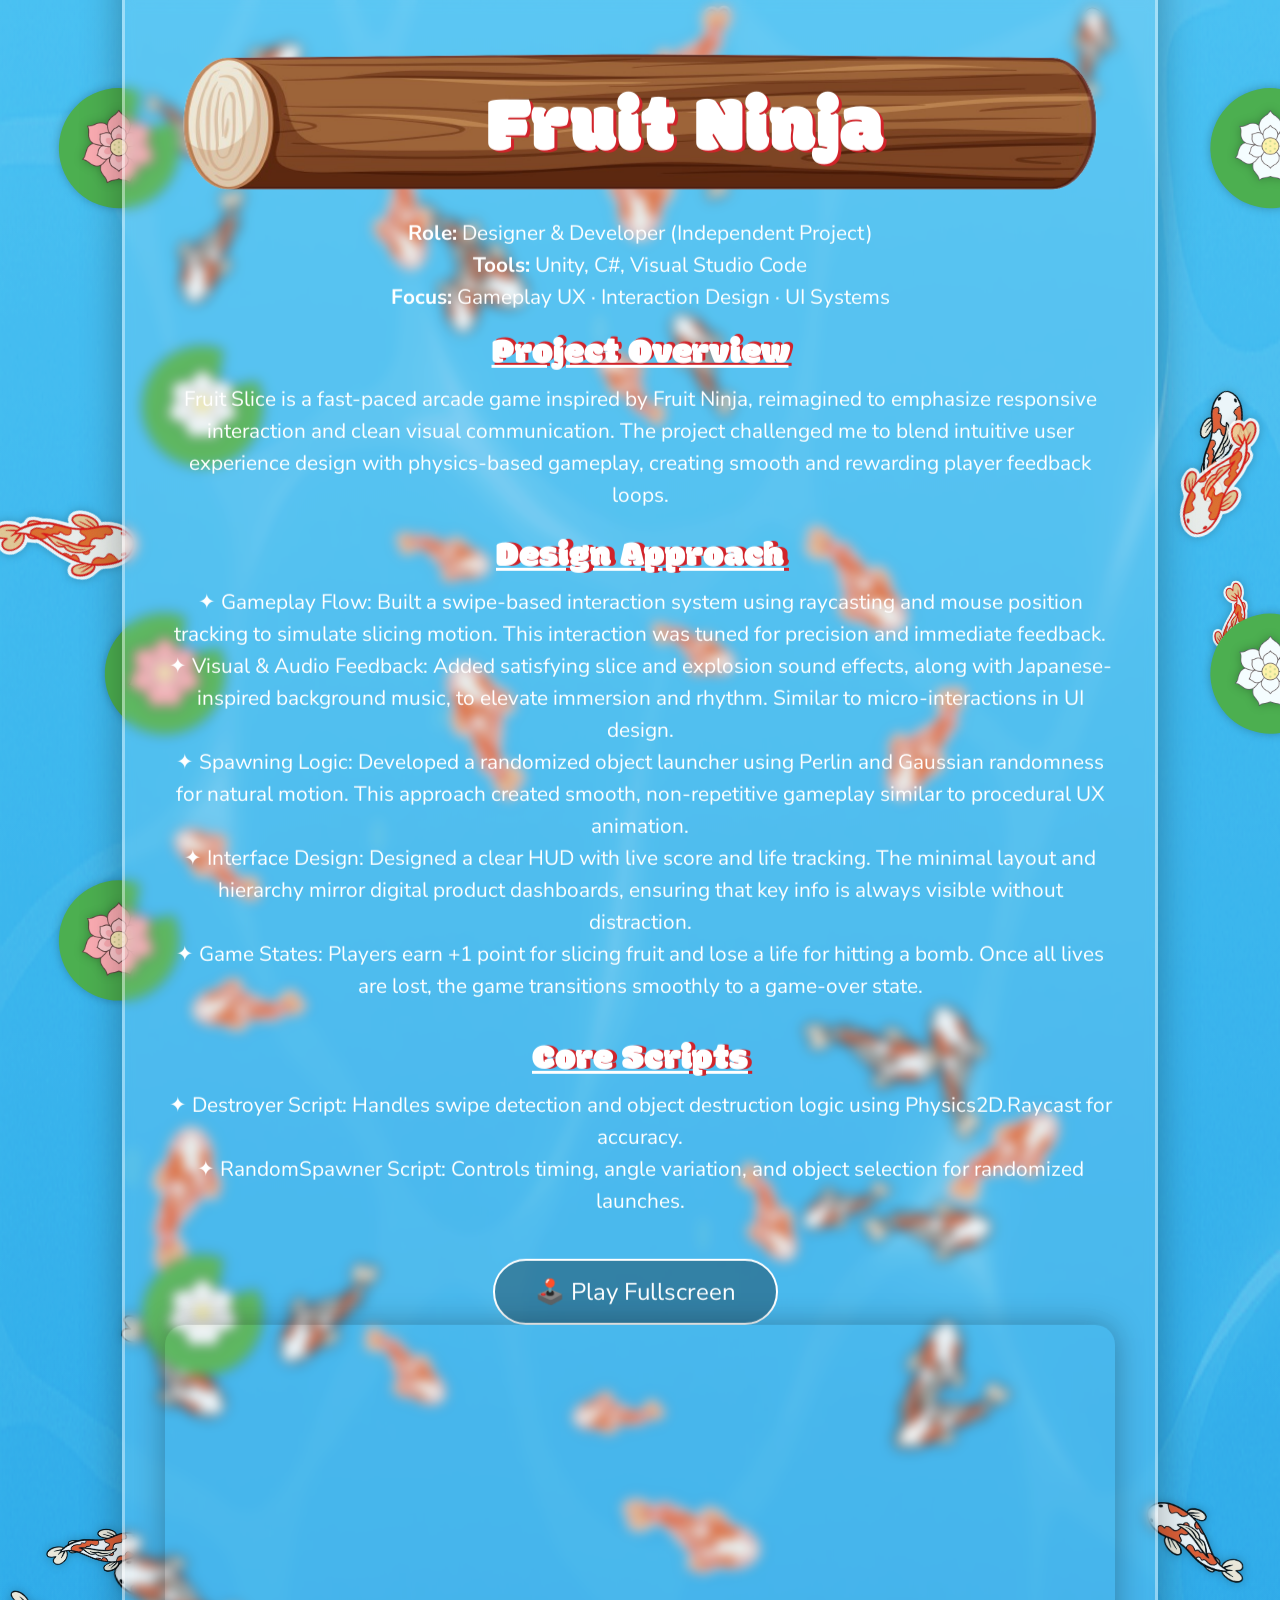
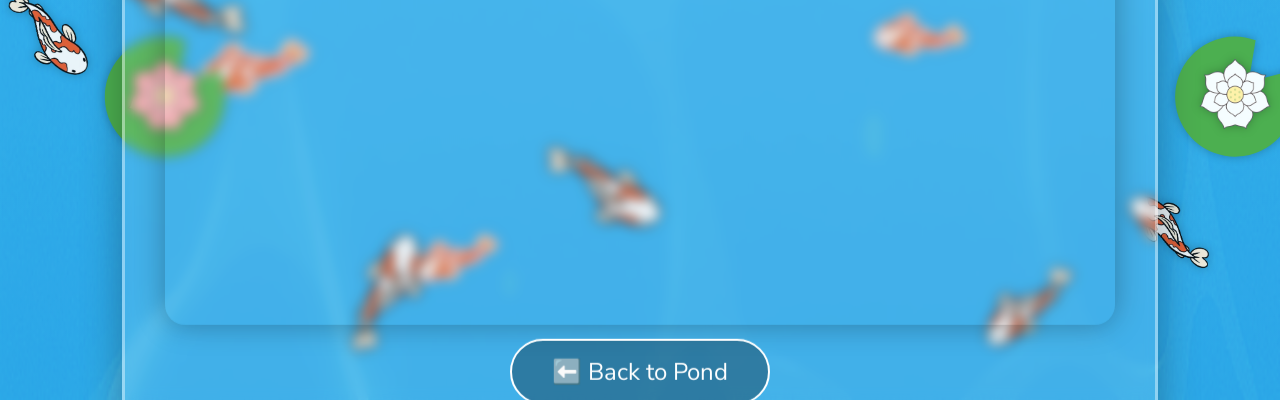
<file: client/fruitNinja.html>
<!DOCTYPE html>
<html lang="en">

<head>
  <meta charset="UTF-8" />
  <meta name="viewport" content="width=device-width, initial-scale=1.0" />
  <title>Fruit Ninja</title>
  <link rel="stylesheet" href="../style.css" />
  <link href="https://fonts.googleapis.com/css2?family=Modak&display=swap" rel="stylesheet">
  <link
    href="https://fonts.googleapis.com/css2?family=Nunito+Sans:ital,opsz,wght@0,6..12,200..1000;1,6..12,200..1000&display=swap"
    rel="stylesheet">
  <style>
    /* Page-specific content styling layered on top of pond */
    .project-content {
      position: absolute;
      top: 50%;
      left: 50%;
      transform: translate(-50%, -50%);
      background: rgba(255, 255, 255, 0.1);
      border: 3px solid rgba(255, 255, 255, 0.4);
      border-radius: 25px;
      padding: 40px;
      width: 80%;
      max-width: 950px;
      box-shadow: 0 0 40px rgba(0, 0, 0, 0.3);
      backdrop-filter: blur(6px);
      z-index: 5;
      /* Above lily pads */
      color: #fff;
      text-align: center;
    }

    .h1-base {
      position: relative;
      z-index: 1;
      font-family: 'Modak', cursive;
      font-size: 5rem;
      color: #D1232A;
      left: 3rem;
      top: 1.5rem;
      margin-bottom: 1rem;
      letter-spacing: 0;
      font-weight: 400;
      text-shadow: none;
    }

    .h1-top {
      position: absolute;
      /* Layer on top of h1 */
      top: 3.9rem;
      left: 22.6rem;
      z-index: 2;
      font-family: 'Modak', cursive;
      font-size: 5rem;
      letter-spacing: 0;
      font-weight: 400;
      color: #fff;
      pointer-events: none;
    }

    p {
      font-family: 'Nunito Sans', sans-serif;
      font-size: 1.3rem;
      line-height: 2rem;
      margin-top: 0rem;
      margin-bottom: 2rem;
    }

    .h2-top {
      z-index: 1;
      position: relative;
      font-family: 'Modak', cursive;
      font-size: 2.3rem;
      line-height: 1.2rem;
      margin-bottom: 1.2rem;
      font-weight: 400;
      text-decoration: underline;
      color: #fff;
    }

    .h2-base {
      position: absolute;
      left: 23.1rem;
      transform: translateY(-2rem);
      z-index: 0;
      font-family: 'Modak', cursive;
      font-size: 2.3rem;
      line-height: 1.2rem;
      margin-bottom: 1.2rem;
      font-weight: 400;
      text-decoration: underline;
      color: #D1232A;
    }

    .h3-top {
      z-index: 1;
      position: relative;
      font-family: 'Modak', cursive;
      font-size: 2.3rem;
      line-height: 1.2rem;
      margin-bottom: 1.2rem;
      font-weight: 400;
      text-decoration: underline;
      color: #fff;
    }

    .h3-base {
      position: absolute;
      left: 23.5rem;
      transform: translateY(-2rem);
      z-index: 0;
      font-family: 'Modak', cursive;
      font-size: 2.3rem;
      line-height: 1.2rem;
      margin-bottom: 1.2rem;
      font-weight: 400;
      text-decoration: underline;
      color: #D1232A;
    }

    .h4-top {
      z-index: 1;
      position: relative;
      font-family: 'Modak', cursive;
      font-size: 2.3rem;
      line-height: 1.2rem;
      margin-bottom: 1.2rem;
      font-weight: 400;
      text-decoration: underline;
      color: #fff;
    }

    .h4-base {
      position: absolute;
      left: 25.7rem;
      transform: translateY(-2rem);
      z-index: 0;
      font-family: 'Modak', cursive;
      font-size: 2.3rem;
      line-height: 1.2rem;
      margin-bottom: 1.2rem;
      font-weight: 400;
      text-decoration: underline;
      color: #D1232A;
    }

    .log-image {
      position: absolute;
      top: 8%;
      left: 50%;
      transform: translate(-50%, -50%) scale(1.05, 0.5);
      z-index: 0;
      pointer-events: none;
      overflow: visible;
    }

    @media (max-width: 48rem) {
      .log-image {
        top: 6%;
        transform: translate(-50%, -50%) scale(0.75, 0.4);
      }
    }

    @media (max-width: 30rem) {
      .log-image {
        top: 5%;
        transform: translate(-50%, -50%) scale(0.45, 0.35);
      }
    }

    .back-button {
      display: inline-block;
      margin-top: 10px;
      padding: 15px 40px;
      font-size: 1.5rem;
      font-family: 'Nunito Sans', sans-serif;
      text-decoration: none;
      color: #fff;
      background-color: rgba(0, 0, 0, 0.3);
      border: 2px solid #fff;
      border-radius: 40px;
      transition: all 0.3s ease;
    }

    .koi-canvas {
      position: absolute;
      top: 0;
      left: 0;
      z-index: 2;
      display: block;
    }

    .back-button:hover {
      background-color: rgba(255, 255, 255, 0.2);
      transform: scale(1.05);
    }

    @media (max-width: 768px) {
      .project-content {
        top: 60px;
        transform: translateX(-50%);
        width: 90%;
        padding: 20px;
      }
      .h1-base, .h2-base, .h3-base, .h4-base { display: none; }
      .h1-top {
        position: relative;
        top: auto;
        left: auto;
        font-size: 2.5rem;
        text-shadow: 2px 2px 0 #D1232A;
      }
      .h2-top, .h3-top, .h4-top {
        font-size: 1.4rem;
        text-shadow: 1px 1px 0 #D1232A;
      }
      iframe { height: 380px !important; }
      p { font-size: 1rem; line-height: 1.7rem; }
      .back-button { font-size: 1.1rem; padding: 10px 22px; }
    }

    @media (max-width: 480px) {
      .h1-top { font-size: 2rem; }
      .h2-top, .h3-top, .h4-top { font-size: 1.2rem; }
      iframe { height: 260px !important; }
      p { font-size: 0.9rem; line-height: 1.5rem; }
    }
  </style>
</head>

<body>
  <div class="pond-container">
    <canvas id="koiCanvas" class="koi-canvas"></canvas>
    <div class="blue-tint"></div>

    <!-- Floating project content -->
    <div class="project-content">
      <img src="../images/log_adobestock.png" alt="Log png" class="log-image" />
      <h1 class="h1-base">Fruit Ninja</h1>
      <h1 class="h1-top">Fruit Ninja</h1>
      <p>
        <br><strong>Role:</strong> Designer & Developer (Independent Project)
        <br><strong>Tools:</strong> Unity, C#, Visual Studio Code
        <br><strong>Focus:</strong> Gameplay UX · Interaction Design · UI Systems
      </p>
      <h2 class="h2-base">Project Overview</h2>
      <h2 class="h2-top">Project Overview</h2>
      <p>
        Fruit Slice is a fast-paced arcade game inspired by Fruit Ninja, reimagined to emphasize responsive interaction
        and clean visual communication. The project challenged me to blend intuitive user experience design with
        physics-based gameplay, creating smooth and rewarding player feedback loops.
      </p>
      <h3 class="h3-base">Design Approach</h3>
      <h3 class="h3-top">Design Approach</h3>
      <p>
        ✦ Gameplay Flow: Built a swipe-based interaction system using raycasting and mouse position tracking to
        simulate slicing motion. This interaction was tuned for precision and immediate feedback.

        <br>✦ Visual & Audio Feedback: Added satisfying slice and explosion sound effects, along with Japanese-inspired
        background music, to elevate immersion and rhythm.
        Similar to micro-interactions in UI design.

        <br>✦ Spawning Logic: Developed a randomized object launcher using Perlin and Gaussian randomness for natural
        motion. This approach created smooth, non-repetitive gameplay similar to procedural UX animation.

        <br>✦ Interface Design: Designed a clear HUD with live score and life tracking. The minimal layout and hierarchy
        mirror digital product dashboards, ensuring that key info is always visible without distraction.

        <br>✦ Game States: Players earn +1 point for slicing fruit and lose a life for hitting a bomb. Once all lives
        are lost, the game transitions smoothly to a game-over state.
      </p>
      <h4 class="h4-base">Core Scripts</h4>
      <h4 class="h4-top">Core Scripts</h4>
      <p>
        ✦ Destroyer Script: Handles swipe detection and object destruction logic using Physics2D.Raycast for accuracy.

        <br>✦ RandomSpawner Script: Controls timing, angle variation, and object selection for randomized launches.
      </p>

      <div style="margin-top: 2rem;">
        <a href="https://igme-202-2245.github.io/202-work-Ethan-Shek/Project_02/" target="_blank" class="back-button"
          style="margin-right: 10px;">
          🕹️ Play Fullscreen
        </a>
        <iframe src="https://igme-202-2245.github.io/202-work-Ethan-Shek/Project_02/" width="100%" height="600"
          width="100%" height="600" style="border:none; border-radius:20px; box-shadow:0 0 30px rgba(0,0,0,0.3);"
          allow="autoplay; fullscreen" allowfullscreen>
        </iframe>
      </div>

      <a href="../index.html" class="back-button">⬅️ Back to Pond</a>
    </div>
  </div>

  <!-- Optional: load koi motion if you want the same animation backdrop -->
  <script type="module" src="../scripts/pondBackground.js"></script>
</body>

</html>
</file>
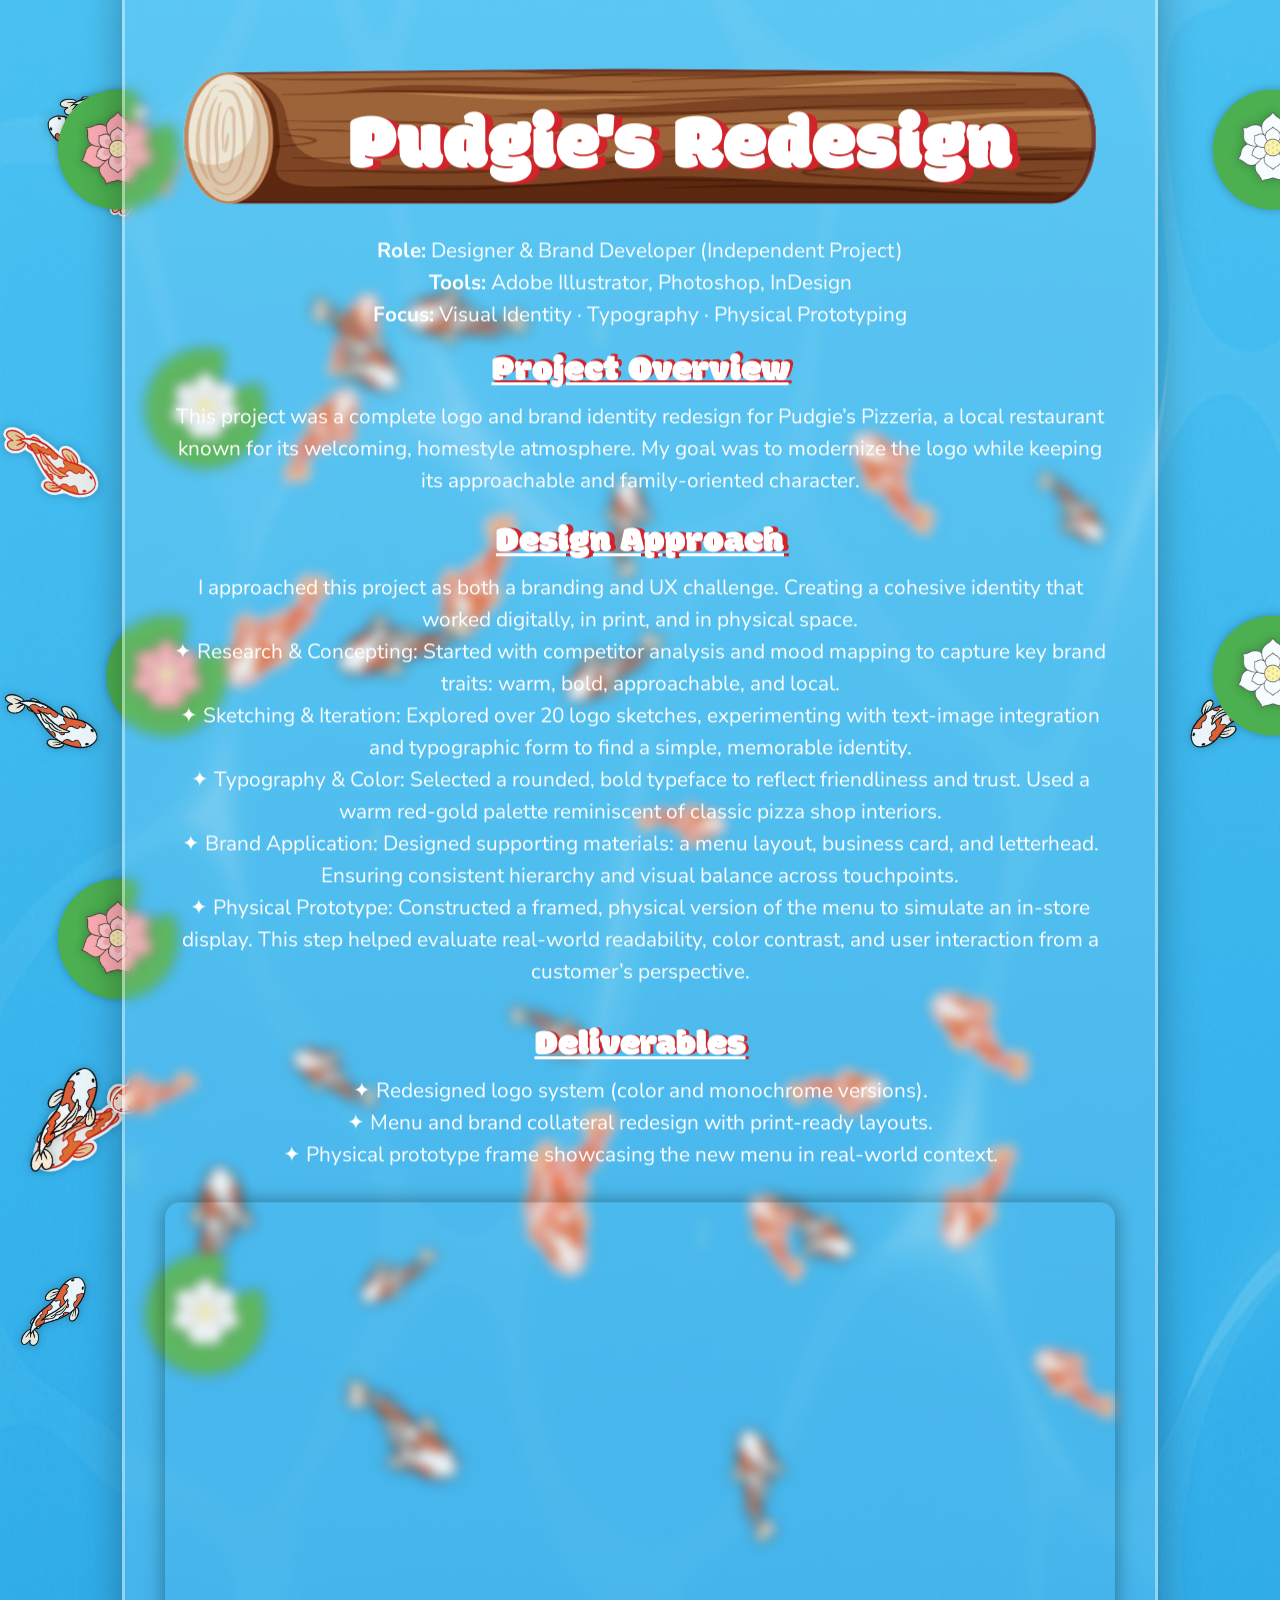
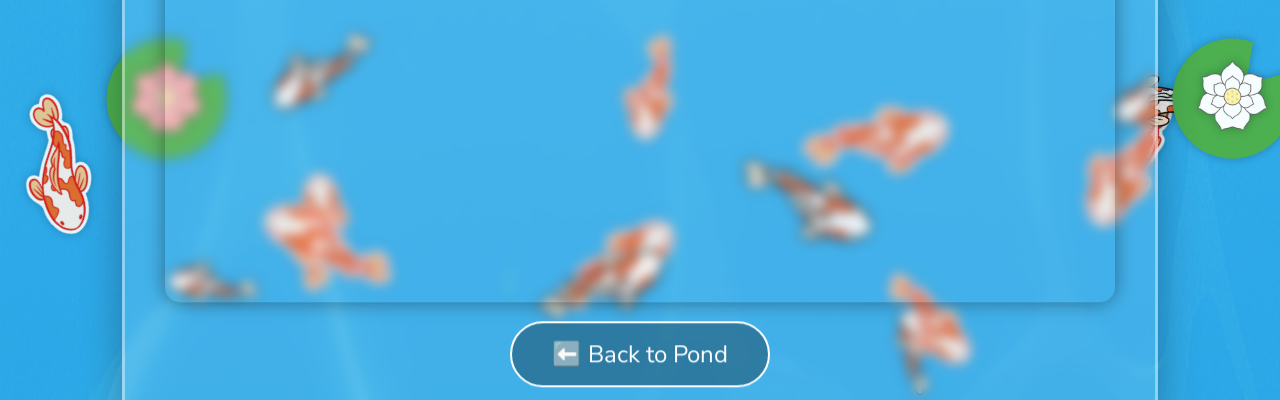
<file: client/logoRedesign.html>
<!DOCTYPE html>
<html lang="en">

<head>
  <meta charset="UTF-8" />
  <meta name="viewport" content="width=device-width, initial-scale=1.0" />
  <title>Pudgie's Redesign</title>
  <link rel="stylesheet" href="../style.css" />
  <link href="https://fonts.googleapis.com/css2?family=Modak&display=swap" rel="stylesheet">
  <link
    href="https://fonts.googleapis.com/css2?family=Nunito+Sans:ital,opsz,wght@0,6..12,200..1000;1,6..12,200..1000&display=swap"
    rel="stylesheet">
  <style>
    /* Page-specific content styling layered on top of pond */
    .project-content {
      position: absolute;
      top: 50%;
      left: 50%;
      transform: translate(-50%, -50%);
      background: rgba(255, 255, 255, 0.1);
      border: 3px solid rgba(255, 255, 255, 0.4);
      border-radius: 25px;
      padding: 40px;
      width: 80%;
      max-width: 950px;
      box-shadow: 0 0 40px rgba(0, 0, 0, 0.3);
      backdrop-filter: blur(6px);
      z-index: 5;
      /* Above lily pads */
      color: #fff;
      text-align: center;
    }

    .h1-base {
      position: relative;
      z-index: 1;
      font-family: 'Modak', cursive;
      font-size: 5rem;
      color: #D1232A;
      left: 3rem;
      top: 1.5rem;
      margin-bottom: 1rem;
      letter-spacing: 0;
      font-weight: 400;
      text-shadow: none;
    }

    .h1-top {
      position: absolute;
      /* Layer on top of h1 */
      top: 3.9rem;
      left: 14rem;
      z-index: 2;
      font-family: 'Modak', cursive;
      font-size: 5rem;
      letter-spacing: 0;
      font-weight: 400;
      color: #fff;
      pointer-events: none;
    }

    p {
      font-family: 'Nunito Sans', sans-serif;
      font-size: 1.3rem;
      line-height: 2rem;
      margin-top: 0rem;
      margin-bottom: 2rem;
    }

    .h2-top {
      z-index: 1;
      position: relative;
      font-family: 'Modak', cursive;
      font-size: 2.3rem;
      line-height: 1.2rem;
      margin-bottom: 1.2rem;
      font-weight: 400;
      text-decoration: underline;
      color: #fff;
    }

    .h2-base {
      position: absolute;
      left: 23.1rem;
      transform: translateY(-2rem);
      z-index: 0;
      font-family: 'Modak', cursive;
      font-size: 2.3rem;
      line-height: 1.2rem;
      margin-bottom: 1.2rem;
      font-weight: 400;
      text-decoration: underline;
      color: #D1232A;
    }

    .h3-top {
      z-index: 1;
      position: relative;
      font-family: 'Modak', cursive;
      font-size: 2.3rem;
      line-height: 1.2rem;
      margin-bottom: 1.2rem;
      font-weight: 400;
      text-decoration: underline;
      color: #fff;
    }

    .h3-base {
      position: absolute;
      left: 23.5rem;
      transform: translateY(-2rem);
      z-index: 0;
      font-family: 'Modak', cursive;
      font-size: 2.3rem;
      line-height: 1.2rem;
      margin-bottom: 1.2rem;
      font-weight: 400;
      text-decoration: underline;
      color: #D1232A;
    }

    .h4-top {
      z-index: 1;
      position: relative;
      font-family: 'Modak', cursive;
      font-size: 2.3rem;
      line-height: 1.2rem;
      margin-bottom: 1.2rem;
      font-weight: 400;
      text-decoration: underline;
      color: #fff;
    }

    .h4-base {
      position: absolute;
      left: 25.8rem;
      transform: translateY(-2rem);
      z-index: 0;
      font-family: 'Modak', cursive;
      font-size: 2.3rem;
      line-height: 1.2rem;
      margin-bottom: 1.2rem;
      font-weight: 400;
      text-decoration: underline;
      color: #D1232A;
    }

    .log-image {
      position: absolute;
      top: 8%;
      left: 50%;
      transform: translate(-50%, -50%) scale(1.05, 0.5);
      z-index: 0;
      pointer-events: none;
      overflow: visible;
    }

    @media (max-width: 48rem) {
      .log-image {
        top: 6%;
        transform: translate(-50%, -50%) scale(0.75, 0.4);
      }
    }

    @media (max-width: 30rem) {
      .log-image {
        top: 5%;
        transform: translate(-50%, -50%) scale(0.45, 0.35);
      }
    }

    .back-button {
      display: inline-block;
      margin-top: 15px;
      padding: 15px 40px;
      font-family: 'Nunito Sans', sans-serif;
      font-size: 1.5rem;
      text-decoration: none;
      color: #fff;
      background-color: rgba(0, 0, 0, 0.3);
      border: 2px solid #fff;
      border-radius: 40px;
      transition: all 0.3s ease;
    }

    .koi-canvas {
      position: absolute;
      top: 0;
      left: 0;
      z-index: 2;
      display: block;
    }

    .back-button:hover {
      background-color: rgba(255, 255, 255, 0.2);
      transform: scale(1.05);
    }

    @media (max-width: 768px) {
      .project-content {
        top: 60px;
        transform: translateX(-50%);
        width: 90%;
        padding: 20px;
      }
      .h1-base, .h2-base, .h3-base, .h4-base { display: none; }
      .h1-top {
        position: relative;
        top: auto;
        left: auto;
        font-size: 2.5rem;
        text-shadow: 2px 2px 0 #D1232A;
      }
      .h2-top, .h3-top, .h4-top {
        font-size: 1.4rem;
        text-shadow: 1px 1px 0 #D1232A;
      }
      .pdf-viewer iframe { height: 420px; }
      p { font-size: 1rem; line-height: 1.7rem; }
      .back-button { font-size: 1.1rem; padding: 10px 22px; }
    }

    @media (max-width: 480px) {
      .h1-top { font-size: 2rem; }
      .h2-top, .h3-top, .h4-top { font-size: 1.2rem; }
      .pdf-viewer iframe { height: 300px; }
      p { font-size: 0.9rem; line-height: 1.5rem; }
    }
  </style>
</head>

<body>
  <div class="pond-container">
    <canvas id="koiCanvas" class="koi-canvas"></canvas>
    <div class="blue-tint"></div>

    <!-- Floating project content -->
    <div class="project-content">
      <img src="../images/log_adobestock.png" alt="Log png" class="log-image" />
      <h1 class="h1-base">Pudgie's Redesign</h1>
      <h1 class="h1-top">Pudgie's Redesign</h1>
      <p>
        <br><strong>Role:</strong> Designer & Brand Developer (Independent Project)
        <br><strong>Tools:</strong> Adobe Illustrator, Photoshop, InDesign
        <br><strong>Focus:</strong> Visual Identity · Typography · Physical Prototyping
      <h2 class="h2-base">Project Overview</h2>
      <h2 class="h2-top">Project Overview</h2>
      <p>
        This project was a complete logo and brand identity redesign for Pudgie’s Pizzeria, a local restaurant known for
        its welcoming, homestyle atmosphere. My goal was to modernize the logo while keeping its approachable and
        family-oriented character.
      </p>
      <h3 class="h3-base">Design Approach</h3>
      <h3 class="h3-top">Design Approach</h3>
      <p>
        I approached this project as both a branding and UX challenge. Creating a cohesive identity that worked
        digitally, in print, and in physical space.

        <br>✦ Research & Concepting: Started with competitor analysis and mood mapping to capture key brand traits:
        warm, bold, approachable, and local.

        <br>✦ Sketching & Iteration: Explored over 20 logo sketches, experimenting with text-image integration and
        typographic form to find a simple, memorable identity.

        <br>✦ Typography & Color: Selected a rounded, bold typeface to reflect friendliness and trust. Used a warm
        red-gold palette reminiscent of classic pizza shop interiors.

        <br>✦ Brand Application: Designed supporting materials: a menu layout, business card, and letterhead. Ensuring
        consistent hierarchy and visual balance across touchpoints.

        <br>✦ Physical Prototype: Constructed a framed, physical version of the menu to simulate an in-store display. This
        step helped evaluate real-world readability, color contrast, and user interaction from a customer’s perspective.
      </p>
      <h4 class="h4-base">Deliverables</h4>
      <h4 class="h4-top">Deliverables</h4>
      <p>
        ✦ Redesigned logo system (color and monochrome versions).

        <br>✦ Menu and brand collateral redesign with print-ready layouts.

        <br>✦ Physical prototype frame showcasing the new menu in real-world context.
      </p>

      <div class="pdf-viewer">
        <iframe src="../images/LogoRedesign.pdf" width="100%" height="700px"
          style="border:none; border-radius:15px; box-shadow:0 0 20px rgba(0,0,0,0.4);">
        </iframe>
      </div>

      <a href="../index.html" class="back-button">⬅️ Back to Pond</a>
    </div>
  </div>

  <!-- Optional: load koi motion if you want the same animation backdrop -->
  <script type="module" src="../scripts/pondBackground.js"></script>
</body>

</html>
</file>
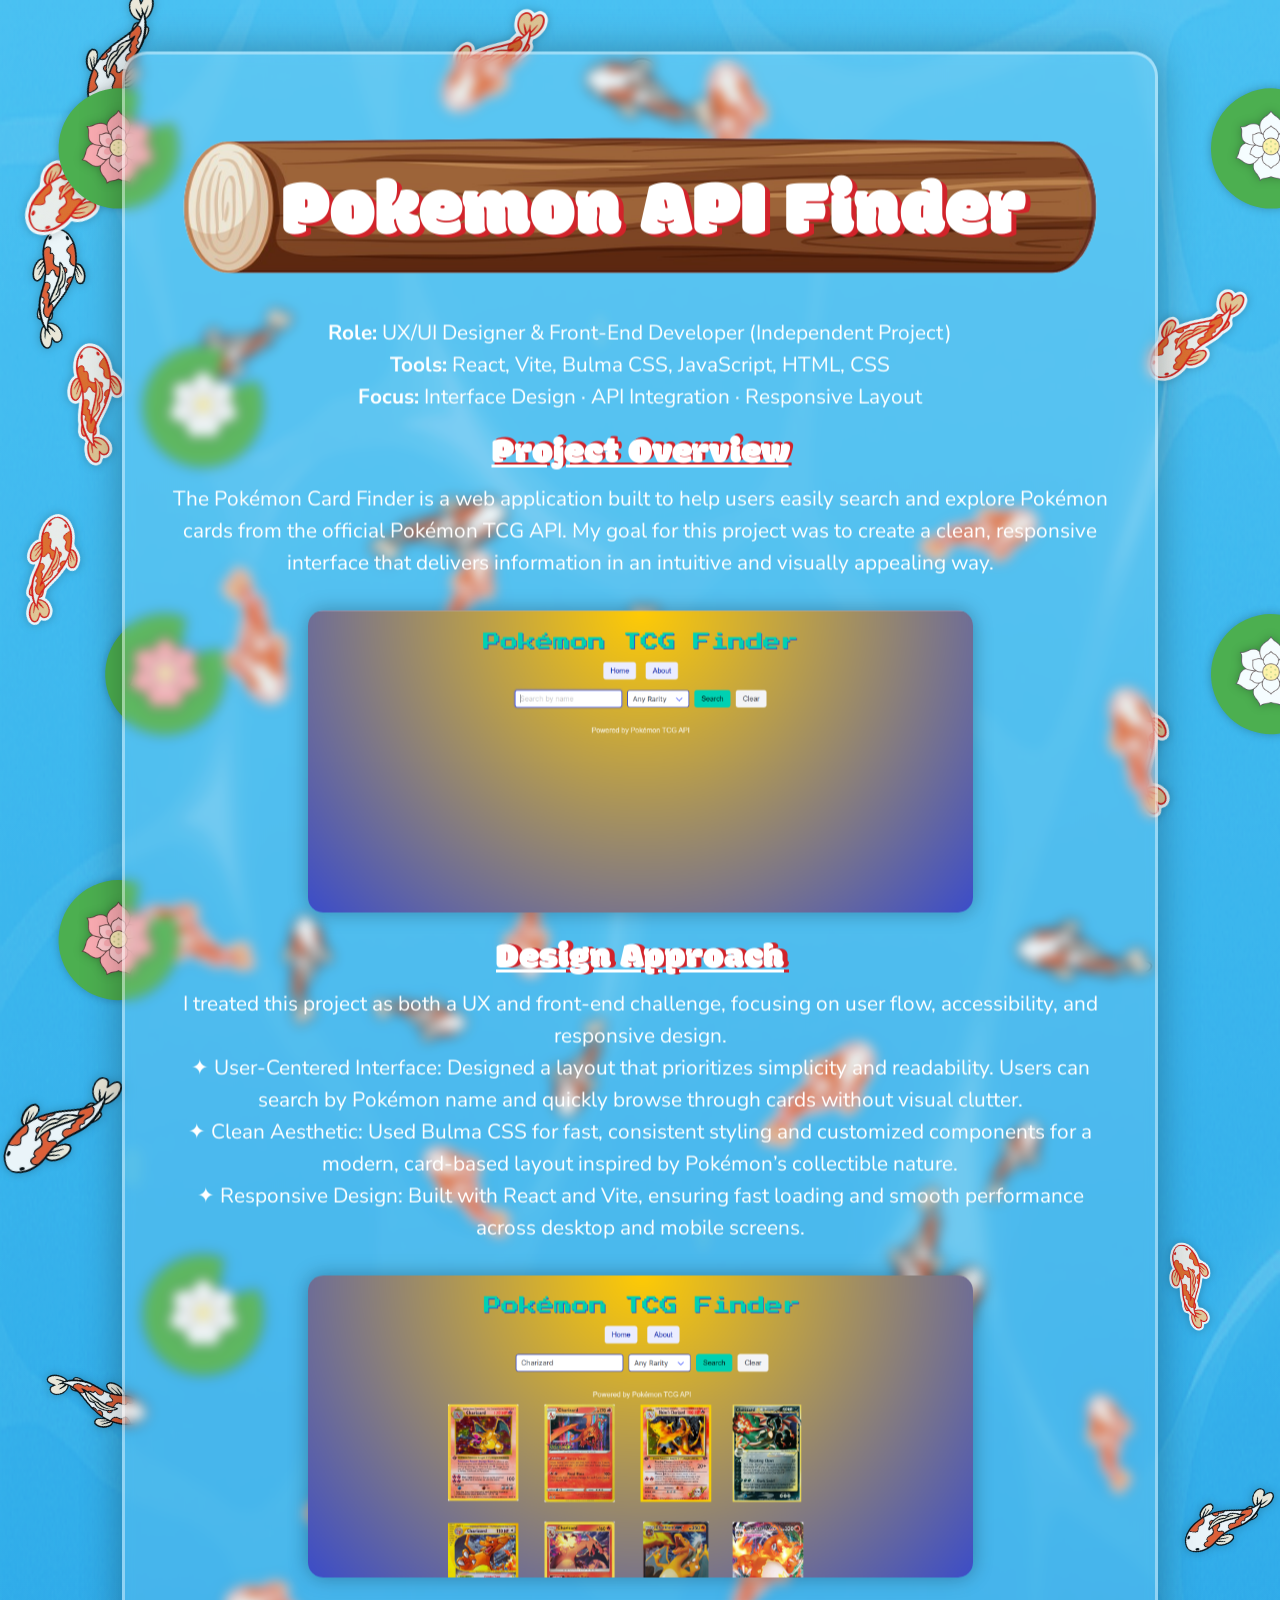
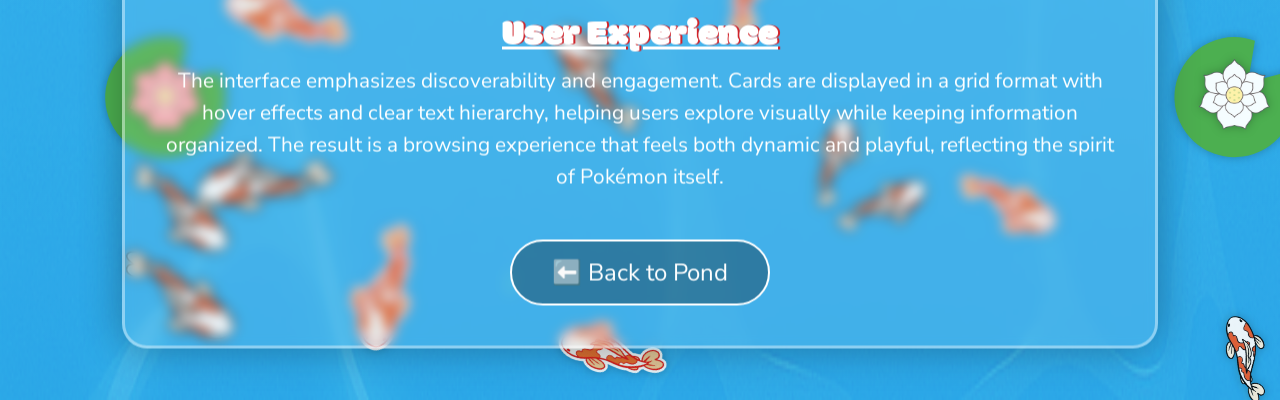
<file: client/pokemonAPI.html>
<!DOCTYPE html>
<html lang="en">

<head>
  <meta charset="UTF-8" />
  <meta name="viewport" content="width=device-width, initial-scale=1.0" />
  <title>Pokemon API Finder</title>
  <link rel="stylesheet" href="../style.css" />
  <link href="https://fonts.googleapis.com/css2?family=Modak&display=swap" rel="stylesheet">
  <link
    href="https://fonts.googleapis.com/css2?family=Nunito+Sans:ital,opsz,wght@0,6..12,200..1000;1,6..12,200..1000&display=swap"
    rel="stylesheet">
  <style>
    /* Page-specific content styling layered on top of pond */
    .project-content {
      position: absolute;
      top: 50%;
      left: 50%;
      transform: translate(-50%, -50%);
      background: rgba(255, 255, 255, 0.1);
      border: 3px solid rgba(255, 255, 255, 0.4);
      border-radius: 25px;
      padding: 40px;
      width: 80%;
      max-width: 950px;
      box-shadow: 0 0 40px rgba(0, 0, 0, 0.3);
      backdrop-filter: blur(6px);
      z-index: 5;
      /* Above lily pads */
      color: #fff;
      text-align: center;
    }

    .h1-base {
      position: relative;
      z-index: 1;
      font-family: 'Modak', cursive;
      font-size: 5rem;
      color: #D1232A;
      left: 1.2rem;
      top: 0.6rem;
      margin-bottom: 1rem;
      letter-spacing: 0;
      font-weight: 400;
      text-shadow: none;
    }

    .h1-top {
      position: absolute;
      /* Layer on top of h1 */
      top: 2.9rem;
      left: 9.8rem;
      z-index: 2;
      font-family: 'Modak', cursive;
      font-size: 5rem;
      letter-spacing: 0;
      font-weight: 400;
      color: #fff;
      pointer-events: none;
    }

    p {
      font-family: 'Nunito Sans', sans-serif;
      font-size: 1.3rem;
      line-height: 2rem;
      margin-top: 0rem;
      margin-bottom: 2rem;
    }

    .h2-top {
      z-index: 1;
      position: relative;
      font-family: 'Modak', cursive;
      font-size: 2.3rem;
      line-height: 1.2rem;
      margin-bottom: 1.2rem;
      font-weight: 400;
      text-decoration: underline;
      color: #fff;
    }

    .h2-base {
      position: absolute;
      left: 23.1rem;
      transform: translateY(-2rem);
      z-index: 0;
      font-family: 'Modak', cursive;
      font-size: 2.3rem;
      line-height: 1.2rem;
      margin-bottom: 1.2rem;
      font-weight: 400;
      text-decoration: underline;
      color: #D1232A;
    }

    .h3-top {
      z-index: 1;
      position: relative;
      font-family: 'Modak', cursive;
      font-size: 2.3rem;
      line-height: 1.2rem;
      margin-bottom: 1.2rem;
      font-weight: 400;
      text-decoration: underline;
      color: #fff;
    }

    .h3-base {
      position: absolute;
      left: 23.5rem;
      transform: translateY(-2rem);
      z-index: 0;
      font-family: 'Modak', cursive;
      font-size: 2.3rem;
      line-height: 1.2rem;
      margin-bottom: 1.2rem;
      font-weight: 400;
      text-decoration: underline;
      color: #D1232A;
    }

    .h4-top {
      z-index: 1;
      position: relative;
      font-family: 'Modak', cursive;
      font-size: 2.3rem;
      line-height: 1.2rem;
      margin-bottom: 1.2rem;
      font-weight: 400;
      text-decoration: underline;
      color: #fff;
    }

    .h4-base {
      position: absolute;
      left: 23.7rem;
      transform: translateY(-2rem);
      z-index: 0;
      font-family: 'Modak', cursive;
      font-size: 2.3rem;
      line-height: 1.2rem;
      margin-bottom: 1.2rem;
      font-weight: 400;
      text-decoration: underline;
      color: #D1232A;
    }

    .log-image {
      position: absolute;
      top: 8%;
      left: 50%;
      transform: translate(-50%, -50%) scale(1.05, 0.5);
      z-index: 0;
      pointer-events: none;
      overflow: visible;
    }

    @media (max-width: 48rem) {
      .log-image {
        top: 6%;
        transform: translate(-50%, -50%) scale(0.75, 0.4);
      }
    }

    @media (max-width: 30rem) {
      .log-image {
        top: 5%;
        transform: translate(-50%, -50%) scale(0.45, 0.35);
      }
    }

    .charizard-image {
      display: block;
      margin: 2rem auto;
      max-width: 70%;
      border-radius: 15px;
      box-shadow: 0 0 20px rgba(0, 0, 0, 0.3);
    }

    .search-image {
      display: block;
      margin: 2rem auto;
      max-width: 70%;
      border-radius: 15px;
      box-shadow: 0 0 20px rgba(0, 0, 0, 0.3);
    }


    .back-button {
      display: inline-block;
      margin-top: 15px;
      padding: 15px 40px;
      font-size: 1.5rem;
      font-family: 'Nunito Sans', sans-serif;
      text-decoration: none;
      color: #fff;
      background-color: rgba(0, 0, 0, 0.3);
      border: 2px solid #fff;
      border-radius: 40px;
      transition: all 0.3s ease;
    }

    .koi-canvas {
      position: absolute;
      top: 0;
      left: 0;
      z-index: 2;
      display: block;
    }

    .back-button:hover {
      background-color: rgba(255, 255, 255, 0.2);
      transform: scale(1.05);
    }

    @media (max-width: 768px) {
      .project-content {
        top: 60px;
        transform: translateX(-50%);
        width: 90%;
        padding: 20px;
      }
      .h1-base, .h2-base, .h3-base, .h4-base { display: none; }
      .h1-top {
        position: relative;
        top: auto;
        left: auto;
        font-size: 2.5rem;
        text-shadow: 2px 2px 0 #D1232A;
      }
      .h2-top, .h3-top, .h4-top {
        font-size: 1.4rem;
        text-shadow: 1px 1px 0 #D1232A;
      }
      p { font-size: 1rem; line-height: 1.7rem; }
      .back-button { font-size: 1.1rem; padding: 10px 22px; }
    }

    @media (max-width: 480px) {
      .h1-top { font-size: 2rem; }
      .h2-top, .h3-top, .h4-top { font-size: 1.2rem; }
      p { font-size: 0.9rem; line-height: 1.5rem; }
    }
  </style>
</head>

<body>
  <div class="pond-container">
    <canvas id="koiCanvas" class="koi-canvas"></canvas>
    <div class="blue-tint"></div>

    <!-- Floating project content -->
    <div class="project-content">
      <img src="../images/log_adobestock.png" alt="Log png" class="log-image" />
      <h1 class="h1-base">Pokemon API Finder</h1>
      <h1 class="h1-top">Pokemon API Finder</h1>
      <p>
        <br><strong>Role:</strong> UX/UI Designer & Front-End Developer (Independent Project)
        <br><strong>Tools:</strong> React, Vite, Bulma CSS, JavaScript, HTML, CSS
        <br><strong>Focus:</strong> Interface Design · API Integration · Responsive Layout
      </p>
      <h2 class="h2-base">Project Overview</h2>
      <h2 class="h2-top">Project Overview</h2>
      <p>
        The Pokémon Card Finder is a web application built to help users easily search and explore Pokémon cards from
        the official Pokémon TCG API. My goal for this project was to create a clean, responsive interface that delivers
        information in an intuitive and visually appealing way.

      </p>
      <img src="../images/searchpkm.png" alt="search png" class="search-image" />

      <h3 class="h3-base">Design Approach</h3>
      <h3 class="h3-top">Design Approach</h3>
      <p>
        I treated this project as both a UX and front-end challenge, focusing on user flow, accessibility, and
        responsive design.

        <br>✦ User-Centered Interface: Designed a layout that prioritizes simplicity and readability. Users can search
        by Pokémon name and quickly browse through cards without visual clutter.

        <br>✦ Clean Aesthetic: Used Bulma CSS for fast, consistent styling and customized components for a modern,
        card-based layout inspired by Pokémon’s collectible nature.

        <br>✦ Responsive Design: Built with React and Vite, ensuring fast loading and smooth performance across desktop
        and mobile screens.
      </p>
      <img src="../images/charizard.png" alt="charizard png" class="charizard-image" />
      <h4 class="h4-base">User Experience</h4>
      <h4 class="h4-top">User Experience</h4>
      <p>
        The interface emphasizes discoverability and engagement.
        Cards are displayed in a grid format with hover effects and clear text hierarchy, helping users explore visually
        while keeping information organized. The result is a browsing experience that feels both dynamic and playful,
        reflecting the spirit of Pokémon itself.
      </p>

      <a href="../index.html" class="back-button">⬅️ Back to Pond</a>
    </div>
  </div>

  <script type="module" src="../scripts/pondBackground.js"></script>
</body>

</html>
</file>
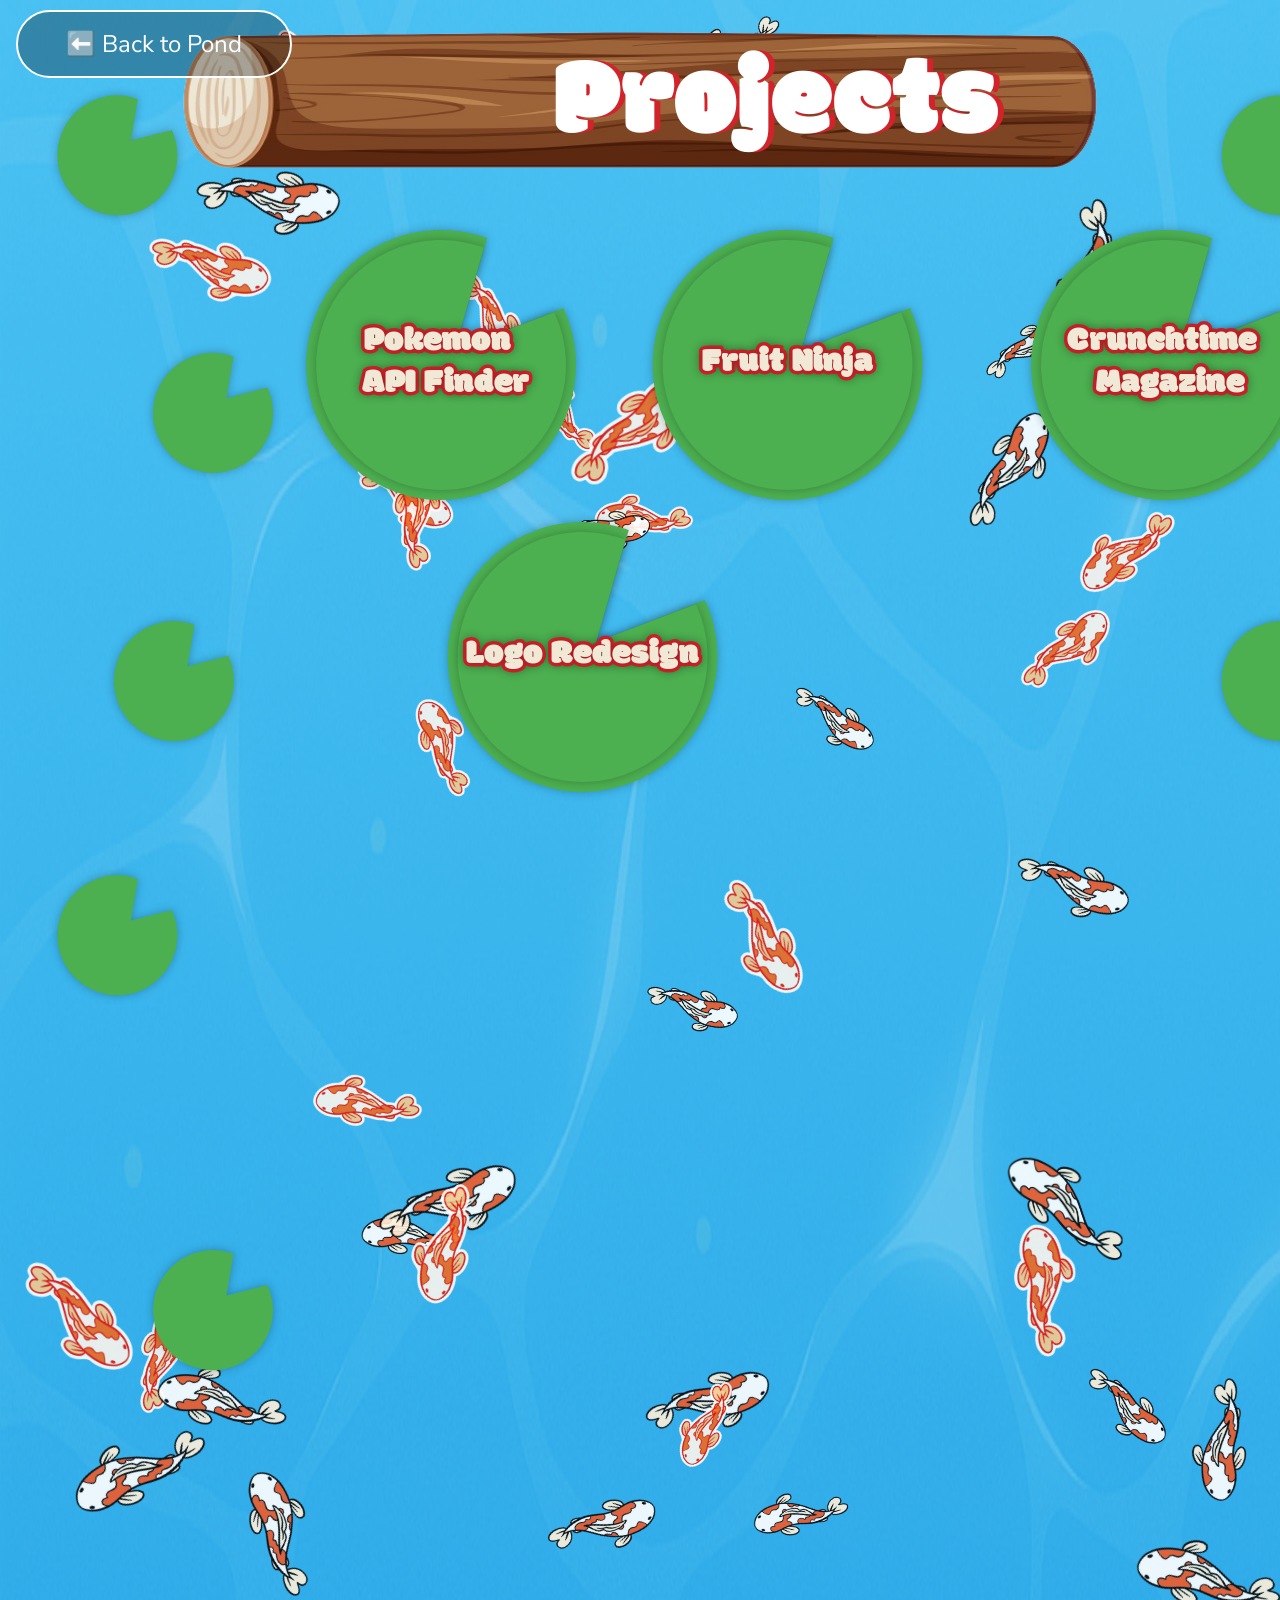
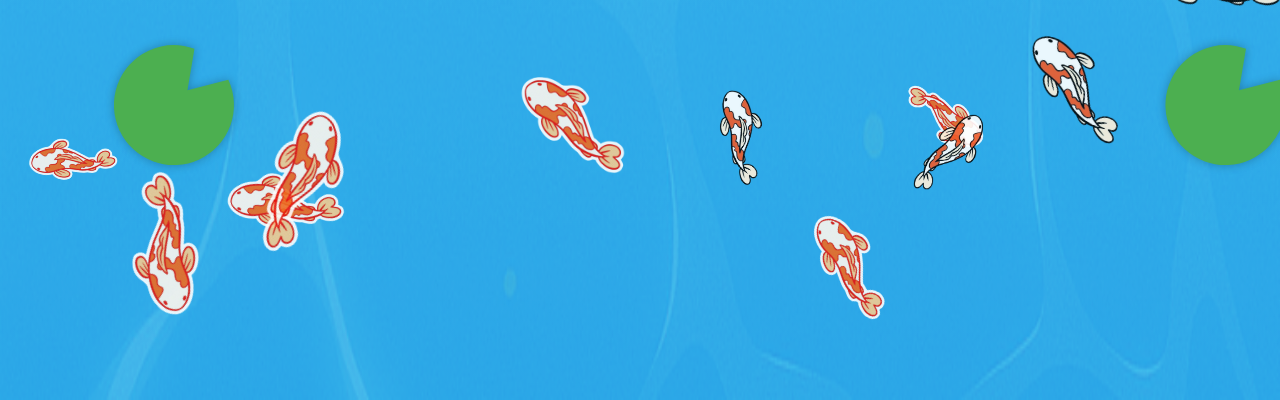
<file: client/project.html>
<!DOCTYPE html>
<html lang="en">

<head>
  <meta charset="UTF-8" />
  <meta name="viewport" content="width=device-width, initial-scale=1.0" />
  <title>Projects</title>
  <link rel="stylesheet" href="../style.css" />
  <link href="https://fonts.googleapis.com/css2?family=Modak&display=swap" rel="stylesheet">
  <link
    href="https://fonts.googleapis.com/css2?family=Nunito+Sans:ital,opsz,wght@0,6..12,200..1000;1,6..12,200..1000&display=swap"
    rel="stylesheet">
  <style>
    /* Page-specific content styling layered on top of pond */
    .project-content {
      position: absolute;
      top: 50%;
      left: 50%;
      transform: translate(-50%, -50%);
      background: rgba(255, 255, 255, 0.1);
      border: 3px solid rgba(255, 255, 255, 0.4);
      border-radius: 25px;
      padding: 40px;
      width: 80%;
      max-width: 950px;
      box-shadow: 0 0 40px rgba(0, 0, 0, 0.3);
      backdrop-filter: blur(6px);
      z-index: 5;
      /* Above lily pads */
      color: #fff;
      text-align: center;
    }

    .h1-base {
      position: relative;
      z-index: 2;
      font-family: 'Modak', cursive;
      font-size: 7rem;
      color: #D1232A;
      left: 35rem;
      top: -3.4rem;
      margin-bottom: 1rem;
      letter-spacing: 0;
      font-weight: 400;
      text-shadow: none;
    }

    .h1-top {
      position: absolute;
      /* Layer on top of h1 */
      top: -3.4rem;
      left: 34.6rem;
      z-index: 3;
      font-family: 'Modak', cursive;
      font-size: 7rem;
      letter-spacing: 0;
      font-weight: 400;
      color: #fff;
      pointer-events: none;
    }

    p {
      font-family: 'Nunito Sans', sans-serif;
      font-size: 1.3rem;
      line-height: 2rem;
      margin-top: 0rem;
      margin-bottom: 2rem;
    }

    .h2-top {
      z-index: 1;
      position: relative;
      font-family: 'Modak', cursive;
      font-size: 2.3rem;
      line-height: 1.2rem;
      margin-bottom: 1.2rem;
      font-weight: 400;
      text-decoration: underline;
      color: #fff;
    }

    .h2-base {
      position: absolute;
      left: 15.5rem;
      transform: translateY(-2rem);
      z-index: 1;
      font-family: 'Modak', cursive;
      font-size: 2.3rem;
      line-height: 1.2rem;
      margin-bottom: 1.2rem;
      font-weight: 400;
      text-decoration: underline;
      color: #D1232A;
    }

    .h3-top {
      z-index: 1;
      position: relative;
      font-family: 'Modak', cursive;
      font-size: 2.3rem;
      line-height: 1.2rem;
      margin-bottom: 1.2rem;
      font-weight: 400;
      text-decoration: underline;
      color: #fff;
    }

    .h3-base {
      position: absolute;
      left: 23.9rem;
      transform: translateY(-2rem);
      z-index: 0;
      font-family: 'Modak', cursive;
      font-size: 2.3rem;
      line-height: 1.2rem;
      margin-bottom: 1.2rem;
      font-weight: 400;
      text-decoration: underline;
      color: #D1232A;
    }

    .h4-top {
      z-index: 1;
      position: relative;
      font-family: 'Modak', cursive;
      font-size: 2.3rem;
      line-height: 1.2rem;
      margin-bottom: 1.2rem;
      font-weight: 400;
      text-decoration: underline;
      color: #fff;
    }

    .h4-base {
      position: absolute;
      left: 27rem;
      transform: translateY(-2rem);
      z-index: 0;
      font-family: 'Modak', cursive;
      font-size: 2.3rem;
      line-height: 1.2rem;
      margin-bottom: 1.2rem;
      font-weight: 400;
      text-decoration: underline;
      color: #D1232A;
    }

    .log-image {
      position: absolute;
      top: 5%;
      left: 50%;
      transform: translate(-50%, -50%) scale(1.05, 0.5);
      z-index: 2;
      pointer-events: none;
      overflow: visible;
    }

    @media (max-width: 48rem) {
      .log-image {
        top: 6%;
        transform: translate(-50%, -50%) scale(0.75, 0.4);
      }
    }

    @media (max-width: 30rem) {
      .log-image {
        top: 5%;
        transform: translate(-50%, -50%) scale(0.45, 0.35);
      }
    }

    .back-button {
      position: absolute;
      top: 0.6rem;
      left: 1rem;
      padding: 1rem 3rem;
      font-family: 'Nunito Sans', sans-serif;
      font-size: 1.5rem;
      text-decoration: none;
      color: #fff;
      background-color: rgba(0, 0, 0, 0.3);
      border: 2px solid #fff;
      border-radius: 40px;
      transition: all 0.3s ease;
      z-index: 10;
    }

    .koi-canvas {
      position: absolute;
      top: 0;
      left: 0;
      z-index: 2;
      display: block;
      pointer-events: auto; 
    }

    .back-button:hover {
      background-color: rgba(255, 255, 255, 0.2);
      transform: scale(1.05);
    }

    @media (max-width: 768px) {
      .project-content {
        top: 60px;
        transform: translateX(-50%);
        width: 90%;
        padding: 20px;
      }
      .h1-base { display: none; }
      .h1-top {
        position: relative;
        top: auto;
        left: auto;
        font-size: 3rem;
        text-shadow: 2px 2px 0 #D1232A;
      }
      .back-button { font-size: 1.1rem; padding: 10px 22px; }
    }

    @media (max-width: 480px) {
      .h1-top { font-size: 2.2rem; }
    }
  </style>
</head>

<body>
  <div class="pond-container">
    <canvas id="koiCanvas" class="koi-canvas"></canvas>
    <div class="blue-tint"></div>

    <img src="../images/log_adobestock.png" alt="Log png" class="log-image" />
    <h1 class="h1-base">Projects</h1>
    <h1 class="h1-top">Projects</h1>

    <a href="../index.html" class="back-button">⬅️ Back to Pond</a>

  </div>

  <script type="module" src="../scripts/projects.js"></script>
</body>

</html>
</file>
<file: style.css>
html,
body {
  margin: 0;
  padding: 0;
  height: auto;
  overflow: auto;
}

/* Pond container */
.pond-container {
  position: relative;
  width: 100%;
  height: 125rem;
  background: linear-gradient(to bottom, #7ec8e3, #4fa3d1);
  overflow: hidden;
}

/* Mobile responsiveness */
@media (max-width: 48rem) {
  .pond-container {
    height: 125rem;
    /* taller on mobile since content stacks vertically */
  }
}

/* Blue tint overlay above fish but below lily pads */
.blue-tint {
  position: absolute;
  top: 0;
  left: 0;
  width: 100%;
  height: 100%;
  background-color: rgba(0, 0, 255, 0.2);
  pointer-events: none;
  z-index: 2.5;
  animation-name: tintPulse;
  animation-iteration-count: infinite;
  animation-direction: alternate;
}

/* Water overlay / shimmer effect */
.pond-container::after {
  content: "";
  position: absolute;
  top: 0;
  left: 0;
  width: 100%;
  height: 100%;
  background: url('images/pond2 ChatGPT.png') repeat;
  background-size: 200% 200%;
  opacity: 0.5;
  pointer-events: none;
  animation: shimmer 40s infinite linear;
  mix-blend-mode: overlay;
  z-index: 1;
  /* behind fish and tint */
}

/* Koi fish canvas layer */
.koi-canvas {
  position: absolute;
  top: 0;
  left: 0;
  width: 100%;
  height: 100%;
  z-index: 2;
  /* fish under blue tint and lily pads */
  touch-action: pan-y; /* allow vertical scrolling, block horizontal */
}

/* Lily pads layer */
.lilypads {
  position: absolute;
  top: 0;
  left: 0;
  width: 100%;
  height: 100%;
  pointer-events: none;
  z-index: 3;
  /* topmost layer above fish and tint */
}

/* Rocks on top of everything */
.rocks {
  position: absolute;
  top: 0;
  pointer-events: none;
  z-index: 4;
}

@media (min-width: 22.5rem) and (max-width: 26.25rem) {
  .rocks.left {
    left: -10rem;
  }
  .rocks.right {
    right: -0.625rem;
  }
}

.rocks.left {
  left: -3.75rem;
}

.rocks.right {
  right: -3.75rem;
}

.rocks.left .rock,
.rocks.right .rock {
  display: block;
  height: auto;
  margin: 0;
}

/* General canvas settings */
canvas {
  width: 100%;
  height: 100%;
  display: block;
  cursor: default;
}

/* Log text styling */
.log-text {
  position: absolute;
  font-family: 'Modak', sans-serif;
  font-size: 2.25rem;
  font-weight: normal;
  color: #fff;
  text-align: center;
  line-height: 1.2;
  z-index: 5;
  /* Ensure text is above logs */
}

/* Koi fish styling */
.koi {
  transition: transform 0.1s linear;
  filter: drop-shadow(0 4px 6px rgba(0, 0, 0, 0.3));
}

/* Shimmer animation */
@keyframes shimmer {
  from {
    background-position: 0 0;
  }

  to {
    background-position: 100% 100%;
  }
}

/* Blue tint pulsing animation */
@keyframes tintPulse {
  0% {
    background-color: rgba(0, 0, 255, 0.1);
  }

  50% {
    background-color: rgba(0, 0, 255, 0.3);
  }

  100% {
    background-color: rgba(0, 0, 255, 0.1);
  }
}

/* Footer overlay styling*/
.footer-overlay {
  position: absolute;
  bottom: 1.7rem;
  left: 0;
  width: 100%;
  font-family: "Modak", cursive;
  font-size: 1.6rem;
  color: #f0f0f0;
  font-weight: 400;
  -webkit-text-stroke: 1px rgba(92, 64, 51);
  text-shadow: 2px 2px 6px #F1E9D6;
  padding-bottom: 1.875rem;
  /* space from the bottom edge */
  z-index: 10;
  /* ensures it appears on top of the bridge canvas */
  pointer-events: auto;
}

.footer-overlay p {
  display: flex;
  justify-content: space-between;
  /* left, center, right */
  align-items: center;
  /* vertically center items */
  width: 90%;
  /* optional: reduce width for spacing */
  margin: 0 auto;
  /* center the flex container horizontally */
}

@media (max-width: 48rem) {
  .footer-overlay {
    font-size: 1rem;
    padding-bottom: 1.25rem;
    bottom: 1rem;
  }

  .footer-overlay p {
    flex-direction: column;
    gap: 0.5rem;
  }
}

@media (max-width: 30rem) {
  .footer-overlay {
    font-size: 0.8rem;
    bottom: 0.5rem;
  }

  .footer-overlay p {
    flex-direction: column;
    gap: 0.3rem;
  }
}

.center-text {
  text-align: center;
  flex-grow: 1;
  /* makes it stay centered */
}

.right-text {
  text-align: right;
}

.linkedin-link {
  color: #90D5FF;
  text-decoration: none;
}

.linkedin-link:hover {
  color: #57B9FF;
  /* darker blue on hover */
}

span.spacer {
  color: #f0f0f0;
  margin: 0 2.5rem;
}

.dragon-header {
  position: absolute;
  top: -8rem;
  left: 0;
  width: 100%;
  z-index: 10;
  pointer-events: none;
}

.dragon-overlay {
  width: 32.5rem;
  height: auto;
  display: block;
  animation: floatDragon 5s ease-in-out infinite alternate;
  pointer-events: auto;
  user-select: none;
}

@media (max-width: 48rem) {
  .dragon-overlay {
    width: 17.5rem;
  }
  .dragon-header {
    top: -4rem;
  }
}

@media (max-width: 30rem) {
  .dragon-overlay {
    width: 16rem;
  }
  .dragon-header {
    top: -4rem;
  }
}

/* Gentle floating motion */
@keyframes floatDragon {
  0% { transform: translateY(0); }
  50% { transform: translateY(-10px); }
  100% { transform: translateY(0); }
}

/* Curved "Projects" text */
.curved-projects {
  position: absolute;
  bottom: 13.1rem;
  left: -6.5rem;
  width: 31.25rem;
  height: 9.375rem;
  z-index: 21;
  animation: floatText 5s ease-in-out infinite alternate;
  pointer-events: none; /* only text clickable */
}

/* Curved "About Me" text */
.curved-about {
  position: absolute;
  bottom: 13.8rem;
  left: 3.3rem;
  width: 31.25rem;
  height: 9.375rem;
  z-index: 21;
  animation: floatText 5s ease-in-out infinite alternate;
  pointer-events: none;
}

@media (max-width: 48rem) {
  .curved-projects {
    bottom: 10rem;
    left: -3rem;
    width: 18.75rem;
    height: 6.25rem;
  }

  .curved-about {
    bottom: 10.5rem;
    left: 3rem;
    width: 18.75rem;
    height: 6.25rem;
  }
}

@media (max-width: 30rem) {
  .curved-projects {
    bottom: 6.7rem;
    left: -4rem;
    width: 13.75rem;
    height: 5rem;
  }

  .curved-about {
    bottom: 6.5rem;
    left: 0;
    width: 13.75rem;
    height: 5rem;
  }
}

/* Shared text styles */
.curved-projects text,
.curved-about text {
  fill: rgb(255, 175, 27);
  font-family: 'Modak', cursive;
  font-size: 2rem;
  stroke: rgb(171, 104, 46);
  stroke-width: 3px;
  paint-order: stroke fill; /* draws the stroke under the fill */
  text-shadow: 2px 2px 5px rgba(0, 0, 0, 0.6);
  pointer-events: auto;
  cursor: pointer;
  transition: fill 0.3s ease;
}

@media (max-width: 48rem) {
  .curved-projects text,
  .curved-about text {
    font-size: 1.3rem;
    stroke-width: 2px;
  }
}

@media (max-width: 30rem) {
  .curved-projects text,
  .curved-about text {
    font-size: 1.5rem;
    stroke-width: 1.5px;
  }
}

.curved-projects text:hover,
.curved-about text:hover {
  fill: #FFD700;
}

@keyframes floatText {
  0% { transform: translateY(0); }
  50% { transform: translateY(-8px); }
  100% { transform: translateY(0); }
}

/* Mobile-specific improvements */
@media (max-width: 48rem) {
  /* Increase touch target sizes */
  .curved-projects svg,
  .curved-about svg {
    min-height: 5rem;
  }

  /* Prevent horizontal scroll on mobile */
  html,
  body {
    overflow-x: hidden;
  }

  /* Improve readability on small screens */
  canvas {
    image-rendering: crisp-edges;
    image-rendering: pixelated;
  }
}
</file>
